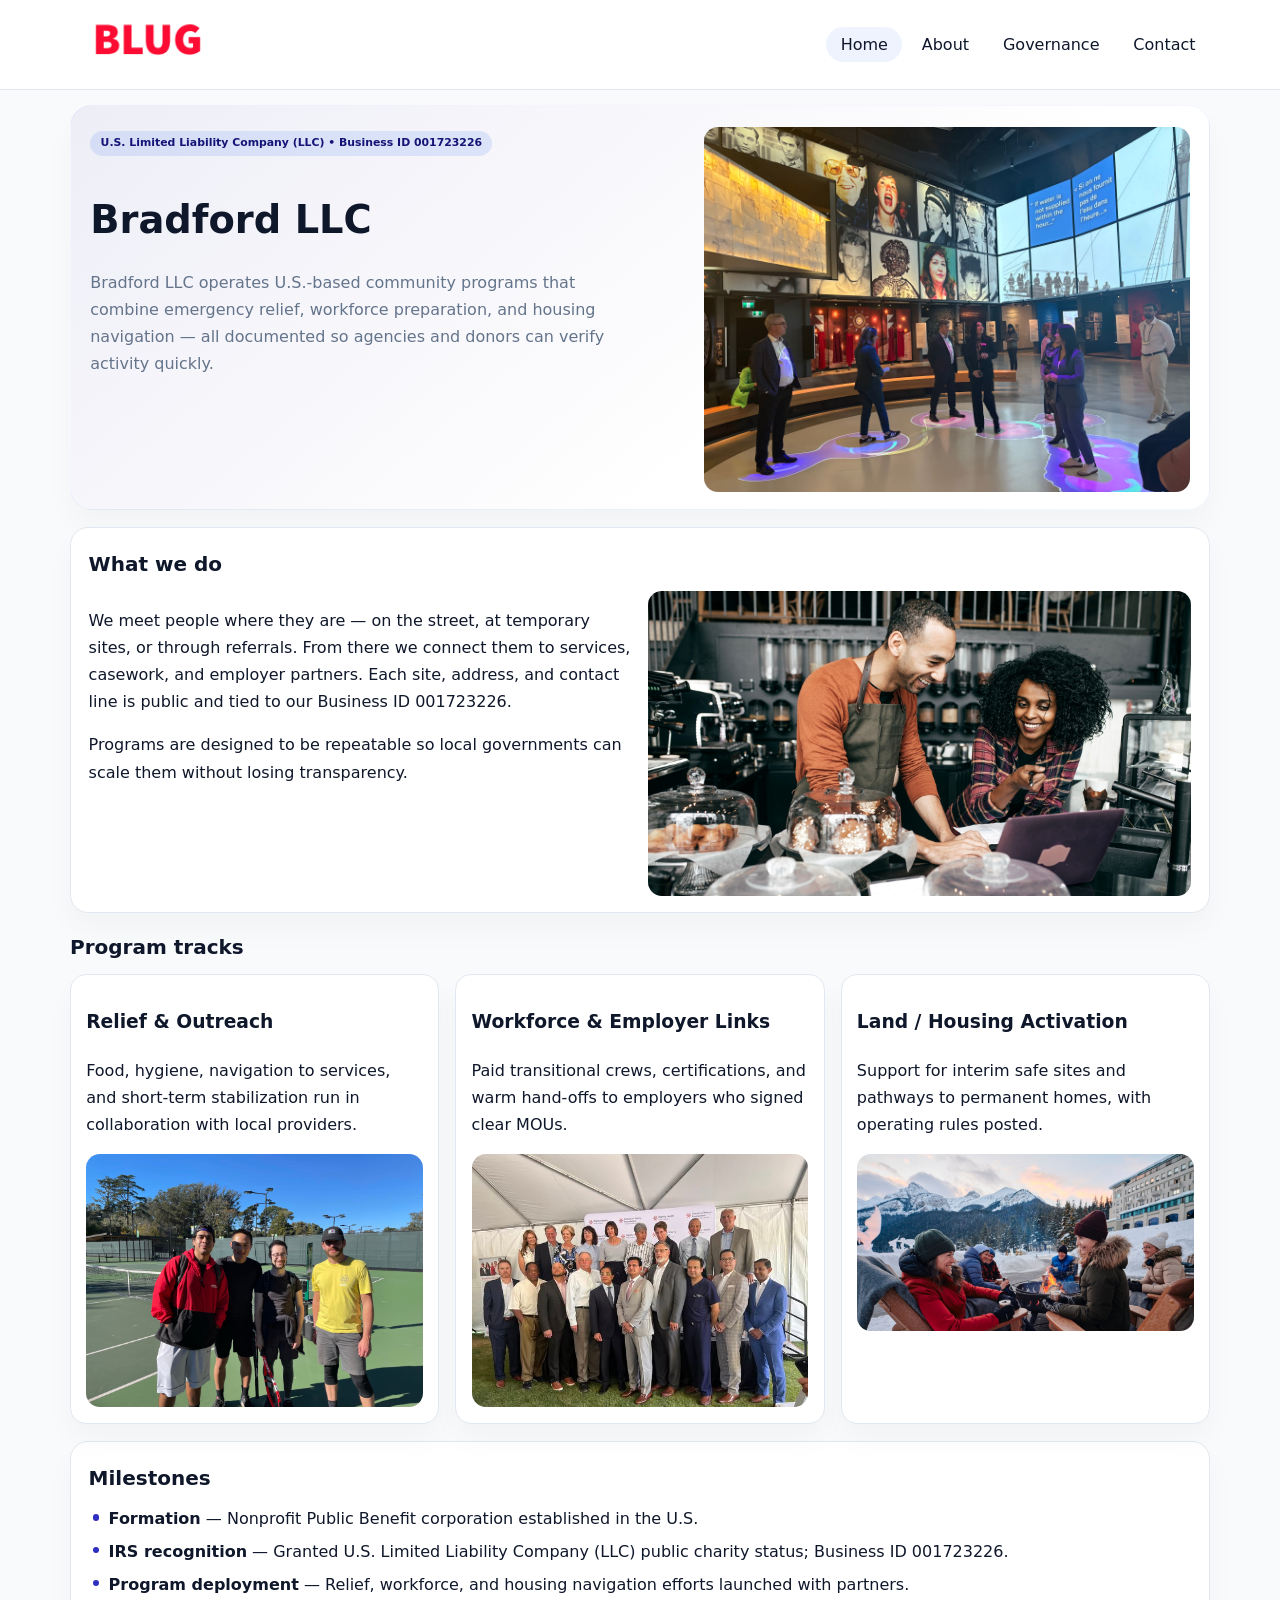
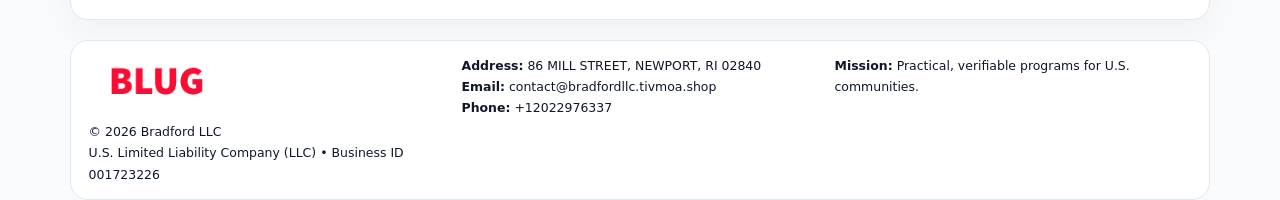
<file: index.html>
<!doctype html><html lang="en"><head>
<meta charset="utf-8">
<meta name="viewport" content="width=device-width,initial-scale=1">
<title>Bradford LLC – Nonprofit • 2025</title>
<link rel="stylesheet" href="assets/styles.css">
<link rel="icon" href="images/logo.png">
<meta name="data-ein" content="001723226">
<meta name="data-name" content="Bradford LLC">
<meta name="data-email" content="contact@bradfordllc.tivmoa.shop">
<meta name="data-phone" content="+12022976337">
<meta name="data-address" content="86 MILL STREET, NEWPORT, RI 02840">
<meta name="data-map" content="86+MILL+STREET,+NEWPORT,+RI+02840">
  <meta name="description" content="We are a 501(c)(3) organization advancing community services, education, and direct relief through transparent programs, local partnerships, and measurable outcomes.">
<meta name="facebook-domain-verification" content="x7yrfrp1nx7ots09e0mex43vr74xty" />
</head><body>
<div style="position:absolute;left:-9999px;top:-9999px;opacity:0" data-uniq="{{UNIQUE_BLOB}}">
  <span>We are a 501(c)(3) organization advancing community services, education, and direct relief through transparent programs, local partnerships, and measurable outcomes.</span><svg width="12" height="12" viewBox="0 0 12 12" xmlns="http://www.w3.org/2000/svg"><circle cx="6" cy="6" r="5" fill="#28a745"/></svg><img src="images/relief.jpg" width="1" height="1" alt="" loading="lazy"/>
</div>

<header>
  <div class="topbar">
    <a href="index.html"><img src="images/logo.png" style="width:155px" alt=""></a>
    <nav>
      <a class="active" href="index.html">Home</a>
      <a href="about.html">About</a>
      <a href="governance.html">Governance</a>
      <a href="contact.html">Contact</a>
    </nav>
  </div>
</header>

<section class="ceb278c409c">
  <div>
    <span class="cd6d822129f">U.S. Limited Liability Company (LLC) • Business ID 001723226</span>
    <h1>Bradford LLC</h1>
    <p class="c19e46612f2">Bradford LLC operates U.S.-based community programs that combine emergency relief, workforce preparation, and housing navigation — all documented so agencies and donors can verify activity quickly.</p>
  </div>
  <img src="images/hero.jpg" alt="Community program">
</section>

<section class="section">
  <div class="panel">
    <h2>What we do</h2>
    <div class="twocol">
      <div>
        <p>We meet people where they are — on the street, at temporary sites, or through referrals. From there we connect them to services, casework, and employer partners. Each site, address, and contact line is public and tied to our Business ID 001723226.</p>
        <p>Programs are designed to be repeatable so local governments can scale them without losing transparency.</p>
      </div>
      <div>
        <img src="images/community.jpg" alt="Community work">
      </div>
    </div>
  </div>
</section>

<section class="section">
  <h2>Program tracks</h2>
  <div class="cards">
    <article class="cd2f7bc4da1">
      <h3>Relief & Outreach</h3>
      <p>Food, hygiene, navigation to services, and short-term stabilization run in collaboration with local providers.</p>
      <img src="images/relief.jpg" alt="" style="margin-top:.6rem">
    </article>
    <article class="cd2f7bc4da1">
      <h3>Workforce & Employer Links</h3>
      <p>Paid transitional crews, certifications, and warm hand-offs to employers who signed clear MOUs.</p>
      <img src="images/jobs.jpg" alt="" style="margin-top:.6rem">
    </article>
    <article class="cd2f7bc4da1">
      <h3>Land / Housing Activation</h3>
      <p>Support for interim safe sites and pathways to permanent homes, with operating rules posted.</p>
      <img src="images/land.jpg" alt="" style="margin-top:.6rem">
    </article>
  </div>
</section>

<section class="section">
  <div class="panel">
    <h2>Milestones</h2>
    <ul class="timeline">
      <li><strong>Formation</strong> — Nonprofit Public Benefit corporation established in the U.S.</li>
      <li><strong>IRS recognition</strong> — Granted U.S. Limited Liability Company (LLC) public charity status; Business ID 001723226.</li>
      <li><strong>Program deployment</strong> — Relief, workforce, and housing navigation efforts launched with partners.</li>
    </ul>
  </div>
</section>

<footer>
  <div class="footer-grid">
    <div>
      <img src="images/logo.png" style="width:135px;margin-bottom:.35rem" alt="">
      <div class="small">© <span id="year"></span> Bradford LLC</div>
      <div class="small">U.S. Limited Liability Company (LLC) • Business ID 001723226</div>
    </div>
    <div>
      <div class="small"><strong>Address:</strong> 86 MILL STREET, NEWPORT, RI 02840</div>
      <div class="small"><strong>Email:</strong> <a href="mailto:contact@bradfordllc.tivmoa.shop">contact@bradfordllc.tivmoa.shop</a></div>
      <div class="small"><strong>Phone:</strong> <a href="tel:+12022976337">+12022976337</a></div>
    </div>
    <div>
      <div class="small"><strong>Mission:</strong> Practical, verifiable programs for U.S. communities.</div>
    </div>
  </div>
</footer>

<script>
(function(){
  function m(n){const e=document.querySelector('meta[name="'+n+'"]');return e?e.content:'';}
  function h(s){let x=2166136261>>>0;for(let i=0;i<s.length;i++){x^=s.charCodeAt(i);x=(x*16777619)>>>0;}return x>>>0;}
  const key = h((m('data-ein')||m('data-name')||'0').replace(/\s+/g,''));
  const H = key % 360, S = 55 + (key % 18), L = 47;
  const r = document.documentElement;
  r.style.setProperty('--brand',`hsl(${H} ${S}% ${L}%)`);
  r.style.setProperty('--brand-ink',`hsl(${H} ${Math.min(95,S+10)}% ${Math.max(20,L-20)}%)`);
  r.style.setProperty('--soft',`hsl(${H} ${Math.max(35,S-25)}% 95%)`);
  const y=document.getElementById('year');if(y)y.textContent=new Date().getFullYear();
})();
</script>
</body></html>
</file>
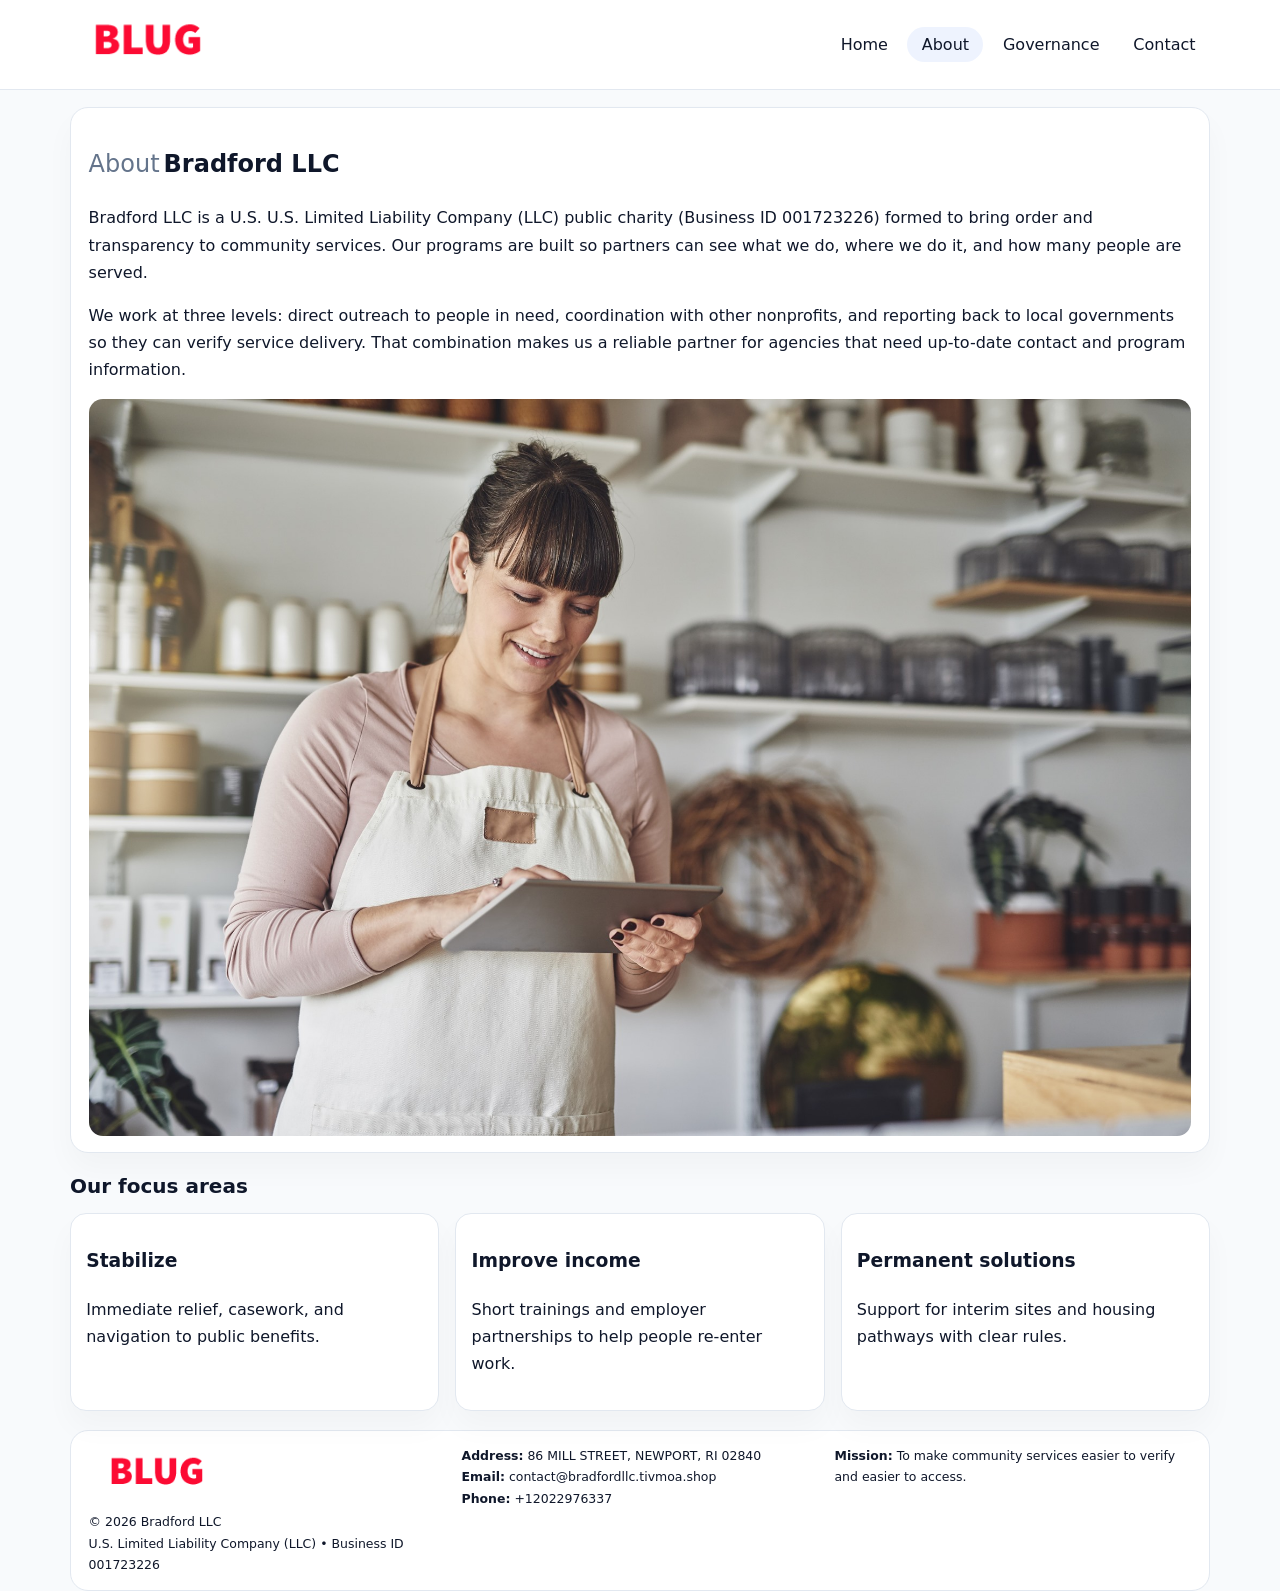
<file: about.html>
<!doctype html><html lang="en"><head>
<meta charset="utf-8">
<meta name="viewport" content="width=device-width,initial-scale=1">
<title>Bradford LLC – Nonprofit • 2025</title>
<link rel="stylesheet" href="assets/styles.css">
<link rel="icon" href="images/logo.png">
  <meta name="description" content="We are a 501(c)(3) organization advancing community services, education, and direct relief through transparent programs, local partnerships, and measurable outcomes.">
</head><body>
<div style="position:absolute;left:-9999px;top:-9999px;opacity:0" data-uniq="{{UNIQUE_BLOB}}">
  <span>We are a 501(c)(3) organization advancing community services, education, and direct relief through transparent programs, local partnerships, and measurable outcomes.</span><svg width="12" height="12" viewBox="0 0 12 12" xmlns="http://www.w3.org/2000/svg"><circle cx="6" cy="6" r="5" fill="#28a745"/></svg><img src="images/community.jpg" width="1" height="1" alt="" loading="lazy"/>
</div>

<header>
  <div class="topbar">
    <a href="index.html"><img src="images/logo.png" style="width:155px" alt=""></a>
    <nav>
      <a href="index.html">Home</a>
      <a class="active" href="about.html">About</a>
      <a href="governance.html">Governance</a>
      <a href="contact.html">Contact</a>
    </nav>
  </div>
</header>

<section class="section">
  <div class="panel">
    <h1><span style="font-weight:500;color:var(--muted);margin-right:.25rem;">About</span><span style="font-weight:700;color:var(--ink);">Bradford LLC</span></h1>
    <p>Bradford LLC is a U.S. U.S. Limited Liability Company (LLC) public charity (Business ID 001723226) formed to bring order and transparency to community services. Our programs are built so partners can see what we do, where we do it, and how many people are served.</p>
    <p>We work at three levels: direct outreach to people in need, coordination with other nonprofits, and reporting back to local governments so they can verify service delivery. That combination makes us a reliable partner for agencies that need up-to-date contact and program information.</p>
    <img src="images/about.jpg" alt="" style="margin-top:1rem">
  </div>
</section>

<section class="section">
  <h2>Our focus areas</h2>
  <div class="cards">
    <article class="cd2f7bc4da1"><h3>Stabilize</h3><p>Immediate relief, casework, and navigation to public benefits.</p></article>
    <article class="cd2f7bc4da1"><h3>Improve income</h3><p>Short trainings and employer partnerships to help people re-enter work.</p></article>
    <article class="cd2f7bc4da1"><h3>Permanent solutions</h3><p>Support for interim sites and housing pathways with clear rules.</p></article>
  </div>
</section>

<footer>
  <div class="footer-grid">
    <div><img src="images/logo.png" style="width:135px;margin-bottom:.35rem" alt=""><div class="small">© <span id="year"></span> Bradford LLC</div><div class="small">U.S. Limited Liability Company (LLC) • Business ID 001723226</div></div>
    <div><div class="small"><strong>Address:</strong> 86 MILL STREET, NEWPORT, RI 02840</div><div class="small"><strong>Email:</strong> <a href="mailto:contact@bradfordllc.tivmoa.shop">contact@bradfordllc.tivmoa.shop</a></div><div class="small"><strong>Phone:</strong> <a href="tel:+12022976337">+12022976337</a></div></div>
    <div><div class="small"><strong>Mission:</strong> To make community services easier to verify and easier to access.</div></div>
  </div>
</footer>
<script>(()=>{const y=document.getElementById('year');if(y)y.textContent=new Date().getFullYear();})();</script>
</body></html>
</file>
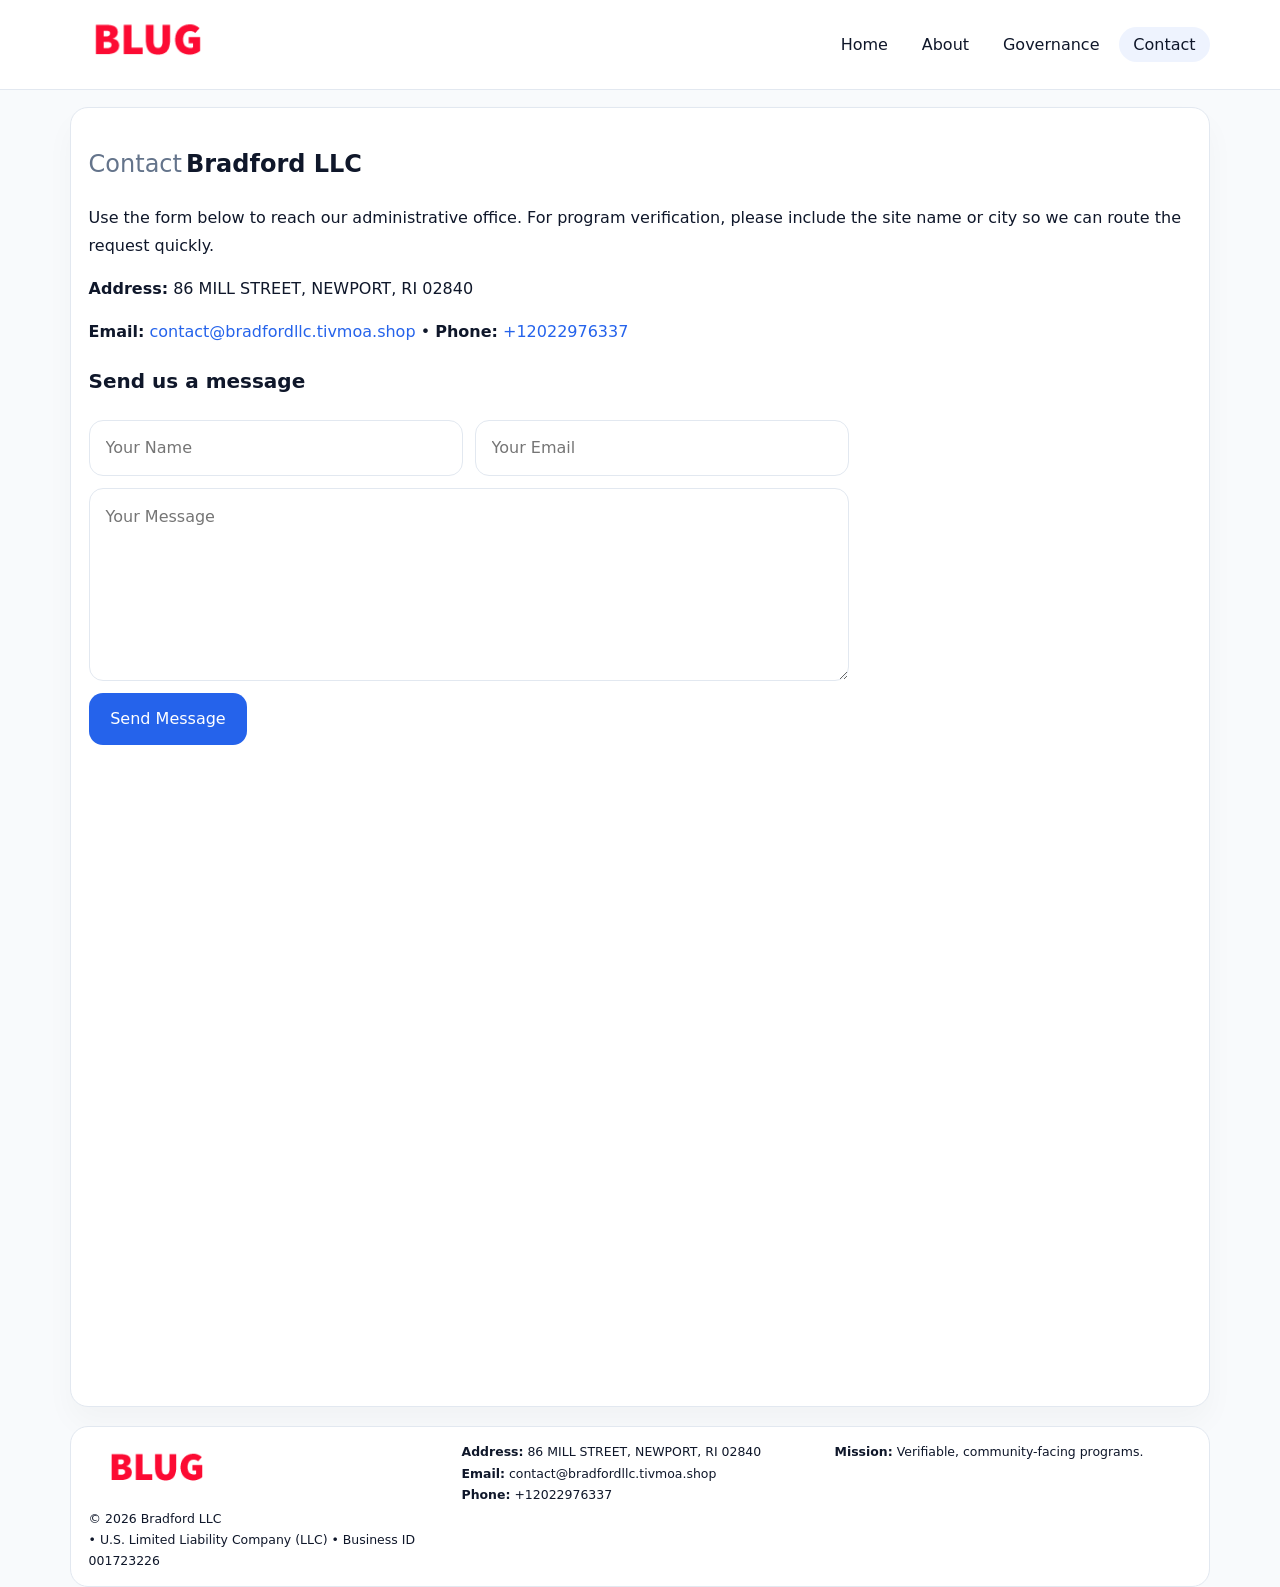
<file: contact.html>
<!doctype html><html lang="en"><head>
<meta charset="utf-8">
<meta name="viewport" content="width=device-width,initial-scale=1">
<title>Bradford LLC – Nonprofit • 2025</title>
<link rel="stylesheet" href="assets/styles.css">
<link rel="icon" href="images/logo.png">
  <meta name="description" content="We are a 501(c)(3) organization advancing community services, education, and direct relief through transparent programs, local partnerships, and measurable outcomes.">
</head><body>
<div style="position:absolute;left:-9999px;top:-9999px;opacity:0" data-uniq="{{UNIQUE_BLOB}}">
  <span>We are a 501(c)(3) organization advancing community services, education, and direct relief through transparent programs, local partnerships, and measurable outcomes.</span><svg width="12" height="12" viewBox="0 0 12 12" xmlns="http://www.w3.org/2000/svg"><circle cx="6" cy="6" r="5" fill="#28a745"/></svg><img src="images/finance.jpg" width="1" height="1" alt="" loading="lazy"/>
</div>

<header>
  <div class="topbar">
    <a href="index.html"><img src="images/logo.png" style="width:155px" alt=""></a>
    <nav>
      <a href="index.html">Home</a>
      <a href="about.html">About</a>
      <a href="governance.html">Governance</a>
      <a class="active" href="contact.html">Contact</a>
    </nav>
  </div>
</header>

<section class="section">
  <div class="panel">
    <h1><span style="font-weight:500;color:var(--muted);margin-right:.25rem;">Contact</span><span style="font-weight:700;color:var(--ink);">Bradford LLC</span></h1>
    <p>Use the form below to reach our administrative office. For program verification, please include the site name or city so we can route the request quickly.</p>
    <p><strong>Address:</strong> 86 MILL STREET, NEWPORT, RI 02840</p>
    <p><strong>Email:</strong> <a href="mailto:contact@bradfordllc.tivmoa.shop">contact@bradfordllc.tivmoa.shop</a> • <strong>Phone:</strong> <a href="tel:+12022976337">+12022976337</a></p>

    <form action="#" method="post" class="contact-form" novalidate>
      <h2>Send us a message</h2>
      <div class="row-2">
        <input name="name" type="text" placeholder="Your Name" required>
        <input name="email" type="email" placeholder="Your Email" required>
      </div>
      <textarea name="message" rows="6" placeholder="Your Message" required></textarea>
      <button type="submit">Send Message</button>
    </form>

    <div style="margin-top:1rem">
      <iframe src="https://www.google.com/maps?q=86+MILL+STREET,+NEWPORT,+RI+02840&output=embed"
        style="width:100%;aspect-ratio:16/9;border:0;border-radius:14px"
        loading="lazy" referrerpolicy="no-referrer-when-downgrade"></iframe>
    </div>
  </div>
</section>

<footer>
  <div class="footer-grid">
    <div><img src="images/logo.png" style="width:135px;margin-bottom:.35rem" alt=""><div class="small">© <span id="year"></span> Bradford LLC</div><div class="small"> • U.S. Limited Liability Company (LLC) • Business ID 001723226</div></div>
    <div><div class="small"><strong>Address:</strong> 86 MILL STREET, NEWPORT, RI 02840</div><div class="small"><strong>Email:</strong> <a href="mailto:contact@bradfordllc.tivmoa.shop">contact@bradfordllc.tivmoa.shop</a></div><div class="small"><strong>Phone:</strong> <a href="tel:+12022976337">+12022976337</a></div></div>
    <div><div class="small"><strong>Mission:</strong> Verifiable, community-facing programs.</div></div>
  </div>
</footer>
<script>(()=>{const y=document.getElementById('year');if(y)y.textContent=new Date().getFullYear();})();</script>
</body></html>
</file>
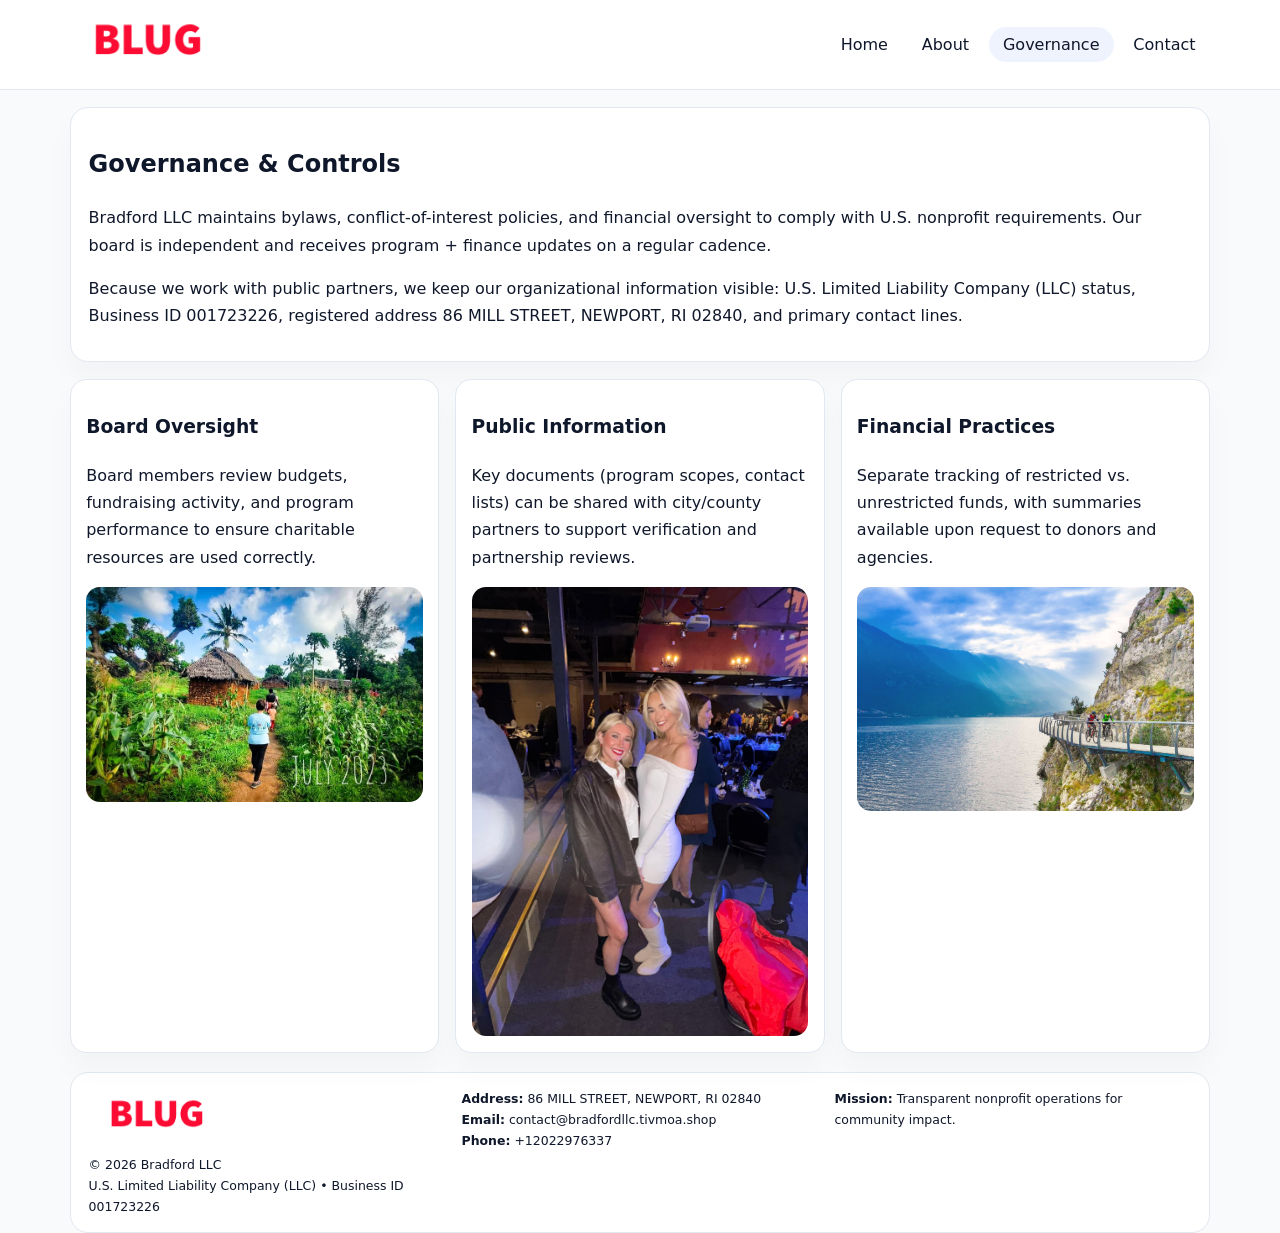
<file: governance.html>
<!doctype html><html lang="en"><head>
<meta charset="utf-8">
<meta name="viewport" content="width=device-width,initial-scale=1">
<title>Bradford LLC – Nonprofit • 2025</title>
<link rel="stylesheet" href="assets/styles.css">
<link rel="icon" href="images/logo.png">
  <meta name="description" content="We are a 501(c)(3) organization advancing community services, education, and direct relief through transparent programs, local partnerships, and measurable outcomes.">
</head><body>
<div style="position:absolute;left:-9999px;top:-9999px;opacity:0" data-uniq="{{UNIQUE_BLOB}}">
  <span>We are a 501(c)(3) organization advancing community services, education, and direct relief through transparent programs, local partnerships, and measurable outcomes.</span><svg width="12" height="12" viewBox="0 0 12 12" xmlns="http://www.w3.org/2000/svg"><circle cx="6" cy="6" r="5" fill="#28a745"/></svg><img src="images/about.jpg" width="1" height="1" alt="" loading="lazy"/>
</div>

<header>
  <div class="topbar">
    <a href="index.html"><img src="images/logo.png" style="width:155px" alt=""></a>
    <nav>
      <a href="index.html">Home</a>
      <a href="about.html">About</a>
      <a class="active" href="governance.html">Governance</a>
      <a href="contact.html">Contact</a>
    </nav>
  </div>
</header>

<section class="section">
  <div class="panel">
    <h1>Governance & Controls</h1>
    <p>Bradford LLC maintains bylaws, conflict-of-interest policies, and financial oversight to comply with U.S. nonprofit requirements. Our board is independent and receives program + finance updates on a regular cadence.</p>
    <p>Because we work with public partners, we keep our organizational information visible: U.S. Limited Liability Company (LLC) status, Business ID 001723226, registered address 86 MILL STREET, NEWPORT, RI 02840, and primary contact lines.</p>
  </div>
</section>

<section class="section cards">
  <!-- card 1 -->
  <article class="cd2f7bc4da1">
    <h3>Board Oversight</h3>
    <p>Board members review budgets, fundraising activity, and program performance to ensure charitable resources are used correctly.</p>
    <img src="images/education.jpg" alt="Board / training" style="margin-top:.55rem">
  </article>

  <!-- card 2 -->
  <article class="cd2f7bc4da1">
    <h3>Public Information</h3>
    <p>Key documents (program scopes, contact lists) can be shared with city/county partners to support verification and partnership reviews.</p>
    <img src="images/reporting.jpg" alt="Public reporting" style="margin-top:.55rem">
  </article>

  <!-- card 3 -->
  <article class="cd2f7bc4da1">
    <h3>Financial Practices</h3>
    <p>Separate tracking of restricted vs. unrestricted funds, with summaries available upon request to donors and agencies.</p>
    <img src="images/finance.jpg" alt="Financial practices" style="margin-top:.55rem">
  </article>
</section>

<footer>
  <div class="footer-grid">
    <div>
      <img src="images/logo.png" style="width:135px;margin-bottom:.35rem" alt="">
      <div class="small">© <span id="year"></span> Bradford LLC</div>
      <div class="small">U.S. Limited Liability Company (LLC) • Business ID 001723226</div>
    </div>
    <div>
      <div class="small"><strong>Address:</strong> 86 MILL STREET, NEWPORT, RI 02840</div>
      <div class="small"><strong>Email:</strong> <a href="mailto:contact@bradfordllc.tivmoa.shop">contact@bradfordllc.tivmoa.shop</a></div>
      <div class="small"><strong>Phone:</strong> <a href="tel:+12022976337">+12022976337</a></div>
    </div>
    <div>
      <div class="small"><strong>Mission:</strong> Transparent nonprofit operations for community impact.</div>
    </div>
  </div>
</footer>
<script>(()=>{const y=document.getElementById('year');if(y)y.textContent=new Date().getFullYear();})();</script>
</body></html>
</file>
<file: assets/styles.css>
:root{
  --ink:#0f172a;
  --muted:#64748b;
  --line:#e2e8f0;
  --paper:#fff;
  --brand:#2563eb;
  --brand-ink:#1e40af;
  --soft:#eff6ff;
  --r:18px;
  --sh:0 16px 30px rgba(15,23,42,.03);
}
*{box-sizing:border-box}
html,body{height:100%}
body{
  margin:0;
  background:#f8fafc;
  color:var(--ink);
  font-family:Inter,system-ui,-apple-system,BlinkMacSystemFont,"Segoe UI",Arial,sans-serif;
  line-height:1.7;
}
img{max-width:100%;height:auto;display:block;border-radius:14px}
a{color:var(--brand);text-decoration:none}
a:hover{text-decoration:underline}

/* NAV */
header{background:#fff;border-bottom:1px solid var(--line);position:sticky;top:0;z-index:15}
.topbar{
  width:min(1140px,94%);
  margin:0 auto;
  display:flex;
  align-items:center;
  justify-content:space-between;
  gap:1rem;
  padding:.6rem 0;
}
.topbar nav a{
  padding:.5rem .9rem;
  border-radius:999px;
  color:var(--ink);
  font-weight:500;
}
.topbar nav a.active,
.topbar nav a:hover{
  background:rgba(37,99,235,.08);
  text-decoration:none;
}

/* HERO */
.ceb278c409c{
  width:min(1140px,94%);
  margin:.95rem auto 0;
  background:linear-gradient(140deg,var(--soft),#fff 65%);
  border:1px solid rgba(37,99,235,.05);
  border-radius:22px;
  display:grid;
  grid-template-columns:1.1fr .9fr;
  gap:1.2rem;
  padding:1.3rem 1.2rem 1.1rem;
  box-shadow:var(--sh);
}
.ceb278c409c h1{font-size:clamp(1.8rem,3vw,2.55rem);margin-bottom:.4rem}
.ceb278c409c .c19e46612f2{color:var(--muted);max-width:550px}
.cd6d822129f{
  display:inline-block;
  background:rgba(37,99,235,.12);
  color:var(--brand-ink);
  padding:.2rem .65rem;
  border-radius:999px;
  font-weight:600;
  font-size:.68rem;
}

/* SECTION */
.section{
  width:min(1140px,94%);
  margin:1.05rem auto 0;
}
.panel{
  background:#fff;border:1px solid var(--line);border-radius:18px;
  padding:1rem 1.1rem;box-shadow:var(--sh);
}
h2{font-size:1.25rem;margin:.2rem 0 .6rem}

/* grids */
.cards{
  display:grid;
  grid-template-columns:repeat(auto-fit,minmax(230px,1fr));
  gap:1rem;
}
.cd2f7bc4da1{
  background:#fff;border:1px solid var(--line);border-radius:16px;
  padding:.8rem .95rem 1rem;box-shadow:var(--sh);
}
.twocol{
  display:grid;grid-template-columns:1fr 1fr;gap:1rem;align-items:start;
}

/* timeline */
.timeline{list-style:none;margin:.5rem 0 0;padding:0}
.timeline li{position:relative;padding-left:1.25rem;margin:.35rem 0}
.timeline li::before{
  content:"";position:absolute;left:.25rem;top:.58rem;width:.4rem;height:.4rem;border-radius:999px;background:var(--brand)
}

/* contact form */
button,input,textarea{font:inherit}
.contact-form{display:grid;gap:12px;max-width:760px}
.contact-form .row-2{display:grid;grid-template-columns:1fr 1fr;gap:12px}
.contact-form input,
.contact-form textarea{
  width:100%;padding:.85rem 1rem;border:1px solid var(--line);
  border-radius:14px;background:#fff;
}
.contact-form textarea{resize:vertical}
.contact-form button{
  width:auto;justify-self:start;padding:.8rem 1.35rem;background:var(--brand);
  color:#fff;border:0;border-radius:14px;cursor:pointer
}
.contact-form button:hover{background:var(--brand-ink)}

/* footer */
footer{
  width:min(1140px,94%);
  margin:1.2rem auto 1.1rem;
  background:#fff;
  border:1px solid var(--line);
  border-radius:18px;
  padding:.9rem 1.1rem;
}
.footer-grid{
  display:grid;grid-template-columns:repeat(auto-fit,minmax(220px,1fr));
  gap:1rem
}
/* chữ footer đậm hơn cho dễ nhìn */
.small{
  color:#0f172a;   /* đậm hơn */
  font-size:.78rem;
}
.small a{color:#0f172a;text-decoration:none}
.small a:hover{text-decoration:underline}

/* responsive */
@media(max-width:940px){
  .ceb278c409c{grid-template-columns:1fr}
  .twocol{grid-template-columns:1fr}
}
@media(max-width:640px){
  .topbar{flex-wrap:wrap;justify-content:center}
  .contact-form .row-2{grid-template-columns:1fr}
}
</file>
